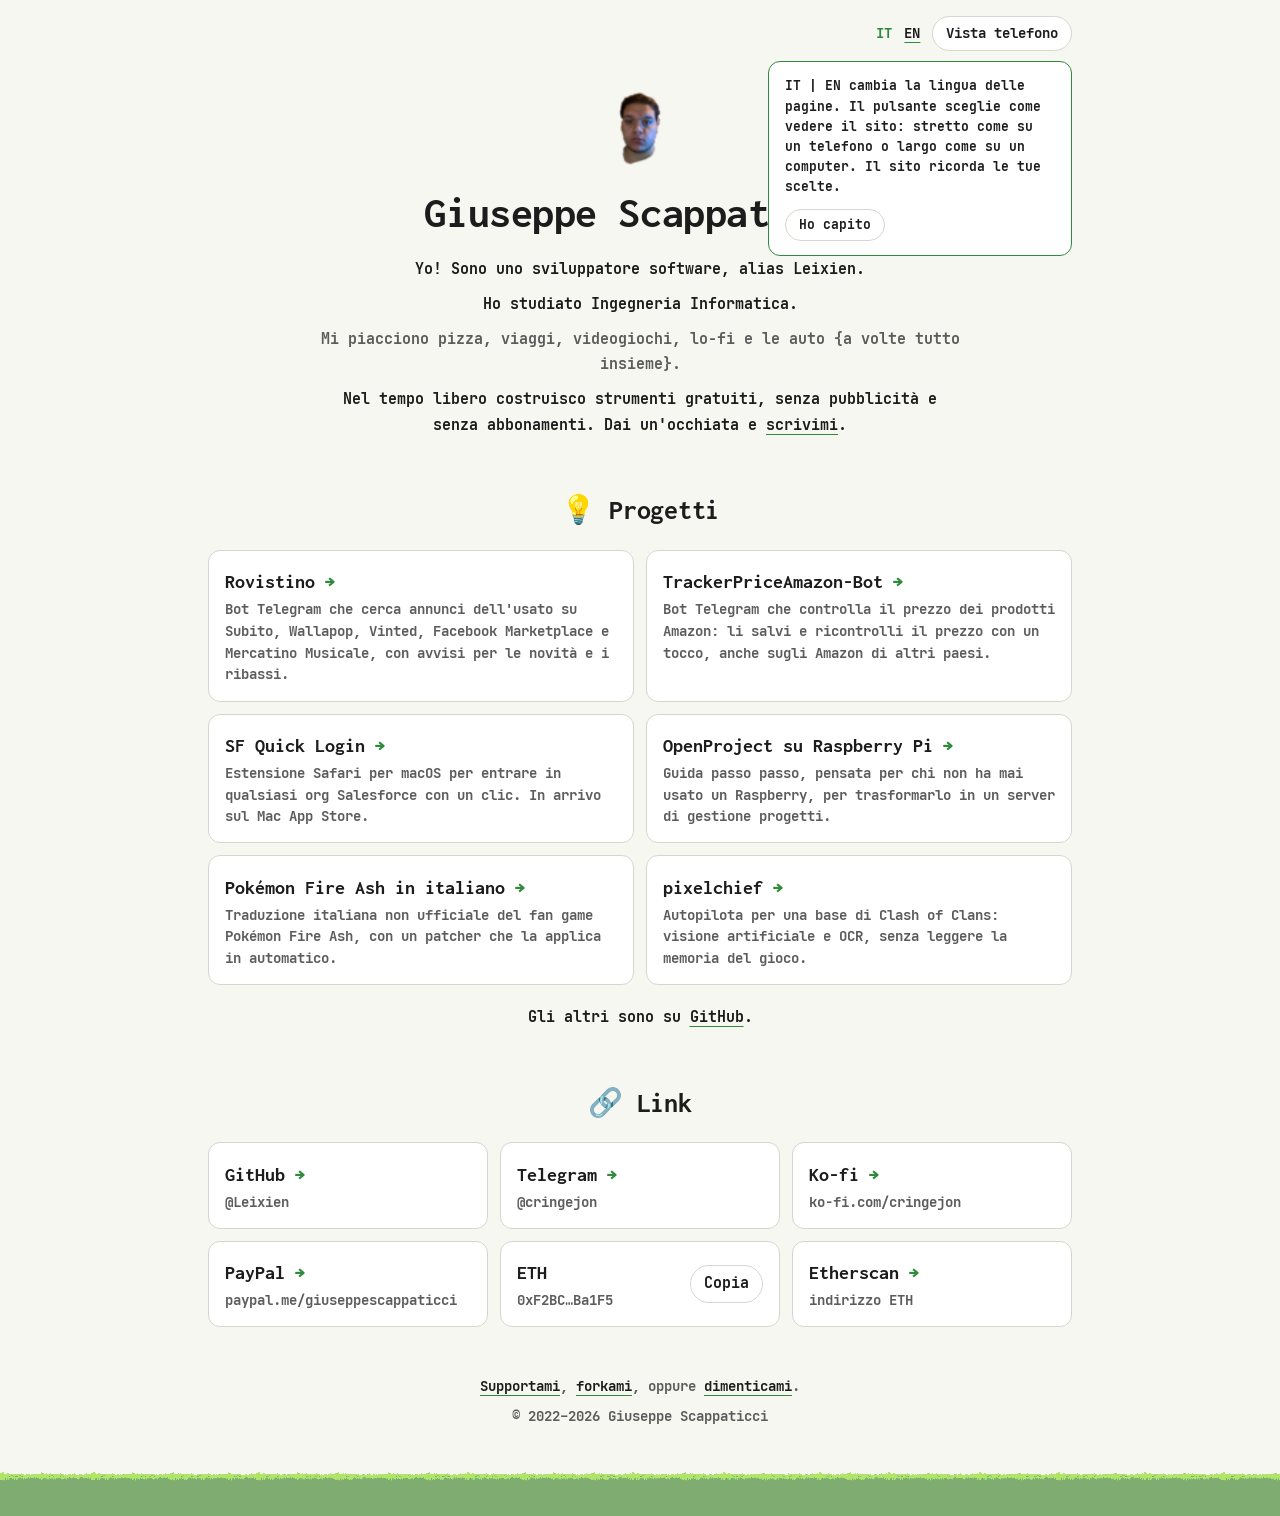
<file: index.html>
<!doctype html>
<html lang="it">
<head>
  <meta charset="utf-8">
  <meta name="viewport" content="width=device-width, initial-scale=1">
  <title>Giuseppe Scappaticci (Leixien) – Progetti</title>
  <meta name="description" content="Giuseppe Scappaticci, alias Leixien: sviluppatore software. Strumenti gratuiti come Rovistino, bot Telegram, estensioni Safari, guide e traduzioni.">
  <meta name="robots" content="index, follow">
  <link rel="canonical" href="https://leixien.github.io/">
  <link rel="alternate" hreflang="it" href="https://leixien.github.io/">
  <link rel="alternate" hreflang="en" href="https://leixien.github.io/en/">
  <link rel="alternate" hreflang="x-default" href="https://leixien.github.io/">
  <meta property="og:title" content="Giuseppe Scappaticci (Leixien) – Progetti">
  <meta property="og:description" content="Sviluppatore software. Strumenti gratuiti che risolvono piccoli problemi di tutti i giorni.">
  <meta property="og:url" content="https://leixien.github.io/">
  <meta property="og:type" content="website">
  <meta property="og:site_name" content="Leixien">
  <meta property="og:locale" content="it_IT">
  <meta property="og:image" content="https://leixien.github.io/img/og.png">
  <meta property="og:image:width" content="1200">
  <meta property="og:image:height" content="630">
  <meta name="twitter:card" content="summary_large_image">
  <meta name="theme-color" content="#181818" media="(prefers-color-scheme: dark)">
  <meta name="theme-color" content="#f7f7f2" media="(prefers-color-scheme: light)">
  <link rel="icon" href="/favicon.ico" sizes="any">
  <link rel="icon" type="image/png" sizes="48x48" href="/favicon-48.png">
  <link rel="icon" type="image/png" sizes="96x96" href="/favicon-96.png">
  <link rel="icon" type="image/png" sizes="192x192" href="/favicon-192.png">
  <link rel="apple-touch-icon" href="/apple-touch-icon.png">
  <link rel="preload" href="/fonts/JetBrainsMono-Bold.ttf" as="font" type="font/ttf" crossorigin>
  <link rel="stylesheet" href="/style.css">
  <script src="/site.js"></script>
  <script type="application/ld+json">
  {
    "@context": "https://schema.org",
    "@graph": [
      { "@type": "WebSite", "name": "Leixien", "url": "https://leixien.github.io/", "inLanguage": ["it", "en"] },
      {
        "@type": "Person",
        "name": "Giuseppe Scappaticci",
        "alternateName": "Leixien",
        "jobTitle": "Sviluppatore software",
        "url": "https://leixien.github.io/",
        "sameAs": ["https://github.com/Leixien", "https://t.me/cringejon", "https://ko-fi.com/cringejon"]
      }
    ]
  }
  </script>
</head>
<body>
  <nav class="bar" aria-label="Lingua">
    <a href="/" aria-current="page" hreflang="it" lang="it">IT</a>
    <a href="/en/" hreflang="en" lang="en">EN</a>
  </nav>

  <main>
    <a class="head" href="/" aria-label="Home"><img src="/img/beppe.png" alt="Giuseppe" width="50"></a>
    <h1>Giuseppe Scappaticci</h1>

    <div class="intro">
      <p>Yo! Sono uno sviluppatore software, alias <b>Leixien</b>.</p>
      <p>Ho studiato Ingegneria Informatica.</p>
      <p class="muted">Mi piacciono pizza, viaggi, videogiochi, lo-fi e le auto {a volte tutto insieme}.</p>
      <p>Nel tempo libero costruisco strumenti gratuiti, senza pubblicità e senza abbonamenti. Dai un'occhiata e <a href="#link">scrivimi</a>.</p>
    </div>

    <h2 id="progetti">💡 Progetti</h2>
    <ul class="projects">
      <li><a href="/Rovistino/"><b>Rovistino</b><span>Bot Telegram che cerca annunci dell'usato su Subito, Wallapop, Vinted, Facebook Marketplace e Mercatino Musicale, con avvisi per le novità e i ribassi.</span></a></li>
      <li><a href="https://github.com/Leixien/TrackerPriceAmazon-Bot"><b>TrackerPriceAmazon-Bot</b><span>Bot Telegram che controlla il prezzo dei prodotti Amazon: li salvi e ricontrolli il prezzo con un tocco, anche sugli Amazon di altri paesi.</span></a></li>
      <li><a href="/SF-Quick-Login-Safari-Extension/"><b>SF Quick Login</b><span>Estensione Safari per macOS per entrare in qualsiasi org Salesforce con un clic. In arrivo sul Mac App Store.</span></a></li>
      <li><a href="https://github.com/Leixien/raspberry-openproject-guide"><b>OpenProject su Raspberry Pi</b><span>Guida passo passo, pensata per chi non ha mai usato un Raspberry, per trasformarlo in un server di gestione progetti.</span></a></li>
      <li><a href="https://github.com/Leixien/PokemonFireAsh-ITA"><b>Pokémon Fire Ash in italiano</b><span>Traduzione italiana non ufficiale del fan game Pokémon Fire Ash, con un patcher che la applica in automatico.</span></a></li>
      <li><a href="https://github.com/Leixien/pixelchief"><b>pixelchief</b><span>Autopilota per una base di Clash of Clans: visione artificiale e OCR, senza leggere la memoria del gioco.</span></a></li>
    </ul>
    <p class="intro muted">Gli altri sono su <a href="https://github.com/Leixien">GitHub</a>.</p>

    <h2 id="link">🔗 Link</h2>
    <ul class="links">
      <li><a href="https://github.com/Leixien"><b>GitHub</b><span>@Leixien</span></a></li>
      <li><a href="https://t.me/cringejon"><b>Telegram</b><span>@cringejon</span></a></li>
      <li><a href="https://ko-fi.com/cringejon"><b>Ko-fi</b><span>ko-fi.com/cringejon</span></a></li>
      <li><a href="https://paypal.me/giuseppescappaticci"><b>PayPal</b><span>paypal.me/giuseppescappaticci</span></a></li>
      <li><div class="eth"><div><b>ETH</b><span title="0xF2BC8657252FF64D24CaC80B8195d411627Ba1F5">0xF2BC…Ba1F5</span></div><button type="button" class="copy" data-copy="0xF2BC8657252FF64D24CaC80B8195d411627Ba1F5">Copia</button></div></li>
      <li><a href="https://etherscan.io/address/0xF2BC8657252FF64D24CaC80B8195d411627Ba1F5"><b>Etherscan</b><span>indirizzo ETH</span></a></li>
    </ul>
  </main>

  <footer>
    <p class="main"><a href="https://ko-fi.com/cringejon">Supportami</a>, <a href="https://github.com/Leixien">forkami</a>, oppure <a href="/forget.html">dimenticami</a>.</p>
    <p>© 2022–2026 Giuseppe Scappaticci</p>
  </footer>
  <div class="grass" aria-hidden="true"></div>
</body>
</html>
</file>
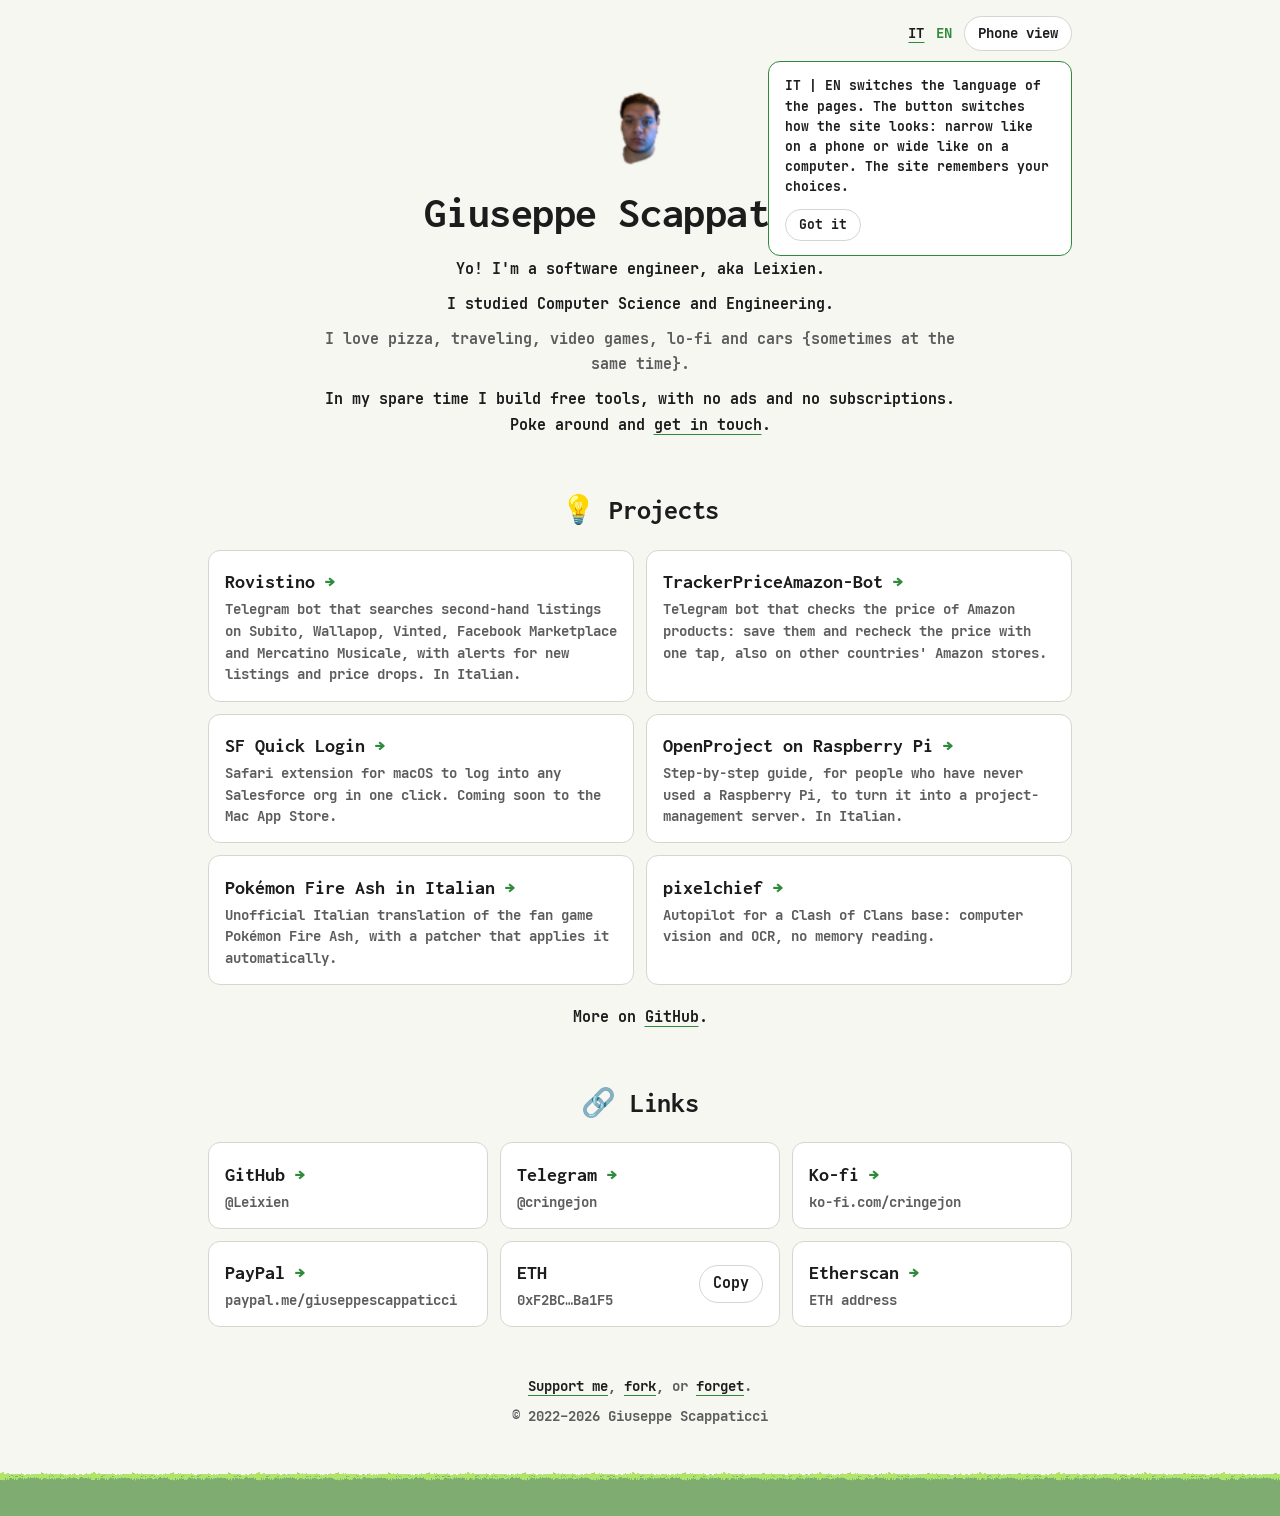
<file: en/index.html>
<!doctype html>
<html lang="en">
<head>
  <meta charset="utf-8">
  <meta name="viewport" content="width=device-width, initial-scale=1">
  <title>Giuseppe Scappaticci (Leixien) – Projects</title>
  <meta name="description" content="Giuseppe Scappaticci, aka Leixien: software engineer. Free tools like Rovistino, Telegram bots, Safari extensions, guides and translations.">
  <meta name="robots" content="index, follow">
  <link rel="canonical" href="https://leixien.github.io/en/">
  <link rel="alternate" hreflang="it" href="https://leixien.github.io/">
  <link rel="alternate" hreflang="en" href="https://leixien.github.io/en/">
  <link rel="alternate" hreflang="x-default" href="https://leixien.github.io/">
  <meta property="og:title" content="Giuseppe Scappaticci (Leixien) – Projects">
  <meta property="og:description" content="Software engineer. Free tools that solve small everyday problems.">
  <meta property="og:url" content="https://leixien.github.io/en/">
  <meta property="og:type" content="website">
  <meta property="og:site_name" content="Leixien">
  <meta property="og:locale" content="en_US">
  <meta property="og:image" content="https://leixien.github.io/img/og.png">
  <meta property="og:image:width" content="1200">
  <meta property="og:image:height" content="630">
  <meta name="twitter:card" content="summary_large_image">
  <meta name="theme-color" content="#181818" media="(prefers-color-scheme: dark)">
  <meta name="theme-color" content="#f7f7f2" media="(prefers-color-scheme: light)">
  <link rel="icon" href="/favicon.ico" sizes="any">
  <link rel="icon" type="image/png" sizes="48x48" href="/favicon-48.png">
  <link rel="icon" type="image/png" sizes="96x96" href="/favicon-96.png">
  <link rel="icon" type="image/png" sizes="192x192" href="/favicon-192.png">
  <link rel="apple-touch-icon" href="/apple-touch-icon.png">
  <link rel="preload" href="/fonts/JetBrainsMono-Bold.ttf" as="font" type="font/ttf" crossorigin>
  <link rel="stylesheet" href="/style.css">
  <script src="/site.js"></script>
</head>
<body>
  <nav class="bar" aria-label="Language">
    <a href="/" hreflang="it" lang="it">IT</a>
    <a href="/en/" aria-current="page" hreflang="en" lang="en">EN</a>
  </nav>

  <main>
    <a class="head" href="/en/" aria-label="Home"><img src="/img/beppe.png" alt="Giuseppe" width="50"></a>
    <h1>Giuseppe Scappaticci</h1>

    <div class="intro">
      <p>Yo! I'm a software engineer, aka <b>Leixien</b>.</p>
      <p>I studied Computer Science and Engineering.</p>
      <p class="muted">I love pizza, traveling, video games, lo-fi and cars {sometimes at the same time}.</p>
      <p>In my spare time I build free tools, with no ads and no subscriptions. Poke around and <a href="#links">get in touch</a>.</p>
    </div>

    <h2 id="projects">💡 Projects</h2>
    <ul class="projects">
      <li><a href="/Rovistino/"><b>Rovistino</b><span>Telegram bot that searches second-hand listings on Subito, Wallapop, Vinted, Facebook Marketplace and Mercatino Musicale, with alerts for new listings and price drops. In Italian.</span></a></li>
      <li><a href="https://github.com/Leixien/TrackerPriceAmazon-Bot"><b>TrackerPriceAmazon-Bot</b><span>Telegram bot that checks the price of Amazon products: save them and recheck the price with one tap, also on other countries' Amazon stores.</span></a></li>
      <li><a href="/SF-Quick-Login-Safari-Extension/"><b>SF Quick Login</b><span>Safari extension for macOS to log into any Salesforce org in one click. Coming soon to the Mac App Store.</span></a></li>
      <li><a href="https://github.com/Leixien/raspberry-openproject-guide"><b>OpenProject on Raspberry Pi</b><span>Step-by-step guide, for people who have never used a Raspberry Pi, to turn it into a project-management server. In Italian.</span></a></li>
      <li><a href="https://github.com/Leixien/PokemonFireAsh-ITA"><b>Pokémon Fire Ash in Italian</b><span>Unofficial Italian translation of the fan game Pokémon Fire Ash, with a patcher that applies it automatically.</span></a></li>
      <li><a href="https://github.com/Leixien/pixelchief"><b>pixelchief</b><span>Autopilot for a Clash of Clans base: computer vision and OCR, no memory reading.</span></a></li>
    </ul>
    <p class="intro muted">More on <a href="https://github.com/Leixien">GitHub</a>.</p>

    <h2 id="links">🔗 Links</h2>
    <ul class="links">
      <li><a href="https://github.com/Leixien"><b>GitHub</b><span>@Leixien</span></a></li>
      <li><a href="https://t.me/cringejon"><b>Telegram</b><span>@cringejon</span></a></li>
      <li><a href="https://ko-fi.com/cringejon"><b>Ko-fi</b><span>ko-fi.com/cringejon</span></a></li>
      <li><a href="https://paypal.me/giuseppescappaticci"><b>PayPal</b><span>paypal.me/giuseppescappaticci</span></a></li>
      <li><div class="eth"><div><b>ETH</b><span title="0xF2BC8657252FF64D24CaC80B8195d411627Ba1F5">0xF2BC…Ba1F5</span></div><button type="button" class="copy" data-copy="0xF2BC8657252FF64D24CaC80B8195d411627Ba1F5">Copy</button></div></li>
      <li><a href="https://etherscan.io/address/0xF2BC8657252FF64D24CaC80B8195d411627Ba1F5"><b>Etherscan</b><span>ETH address</span></a></li>
    </ul>
  </main>

  <footer>
    <p class="main"><a href="https://ko-fi.com/cringejon">Support me</a>, <a href="https://github.com/Leixien">fork</a>, or <a href="/en/forget.html">forget</a>.</p>
    <p>© 2022–2026 Giuseppe Scappaticci</p>
  </footer>
  <div class="grass" aria-hidden="true"></div>
</body>
</html>
</file>
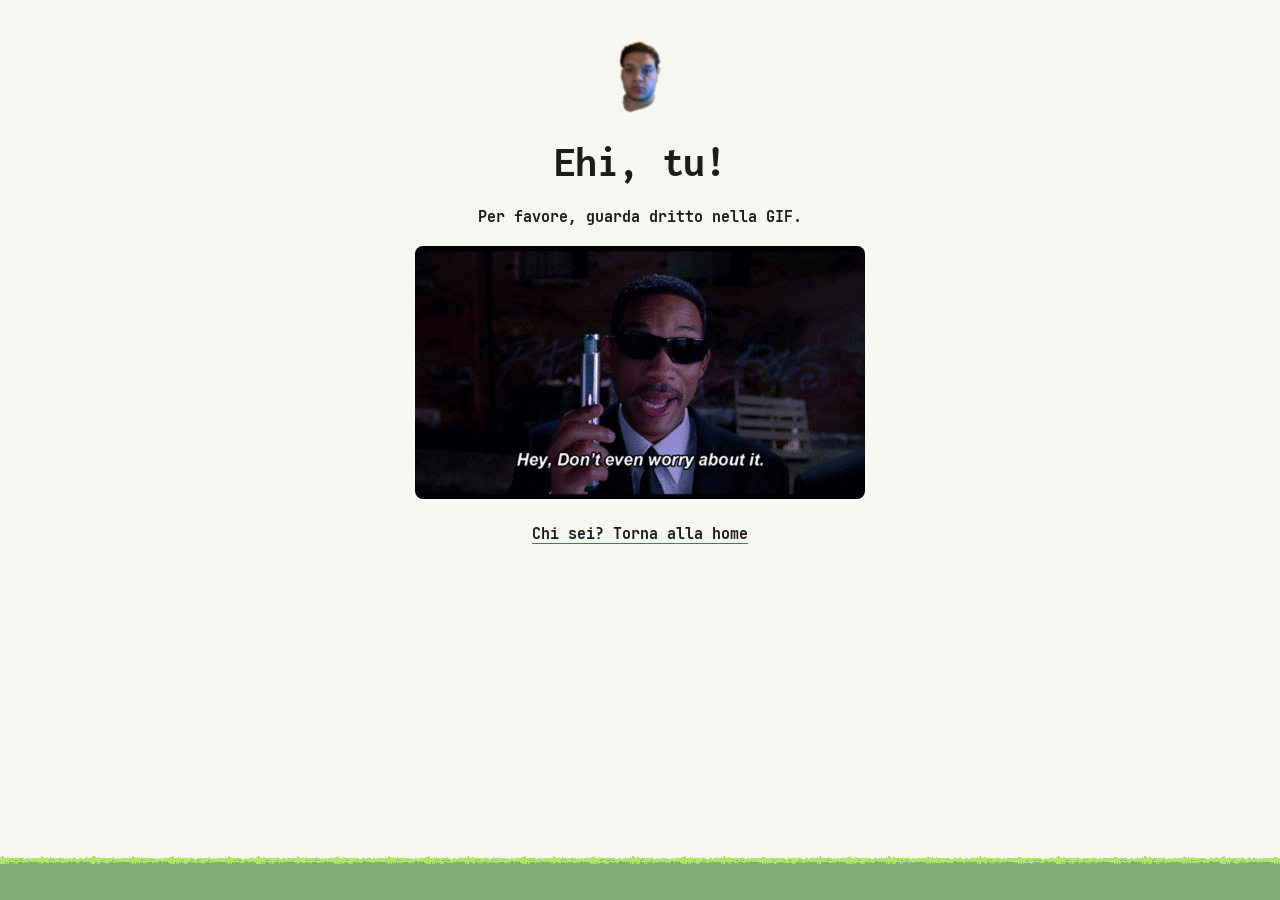
<file: forget.html>
<!doctype html>
<html lang="it">
<head>
  <meta charset="utf-8">
  <meta name="viewport" content="width=device-width, initial-scale=1">
  <title>Dimenticami</title>
  <meta name="robots" content="noindex">
  <link rel="icon" href="/favicon.ico" sizes="any">
  <link rel="icon" type="image/png" sizes="96x96" href="/favicon-96.png">
  <link rel="stylesheet" href="/style.css">
</head>
<body>
  <main class="forget">
    <a class="head" href="/" aria-label="Home"><img src="/img/beppe.png" alt="Giuseppe" width="50"></a>
    <h1>Ehi, tu!</h1>
    <p><b>Per favore</b>, guarda dritto nella GIF.</p>
    <img src="/img/forget.gif" alt="" width="450" height="253">
    <p><a href="/">Chi sei? Torna alla home</a></p>
  </main>
  <div class="grass" aria-hidden="true"></div>
</body>
</html>
</file>
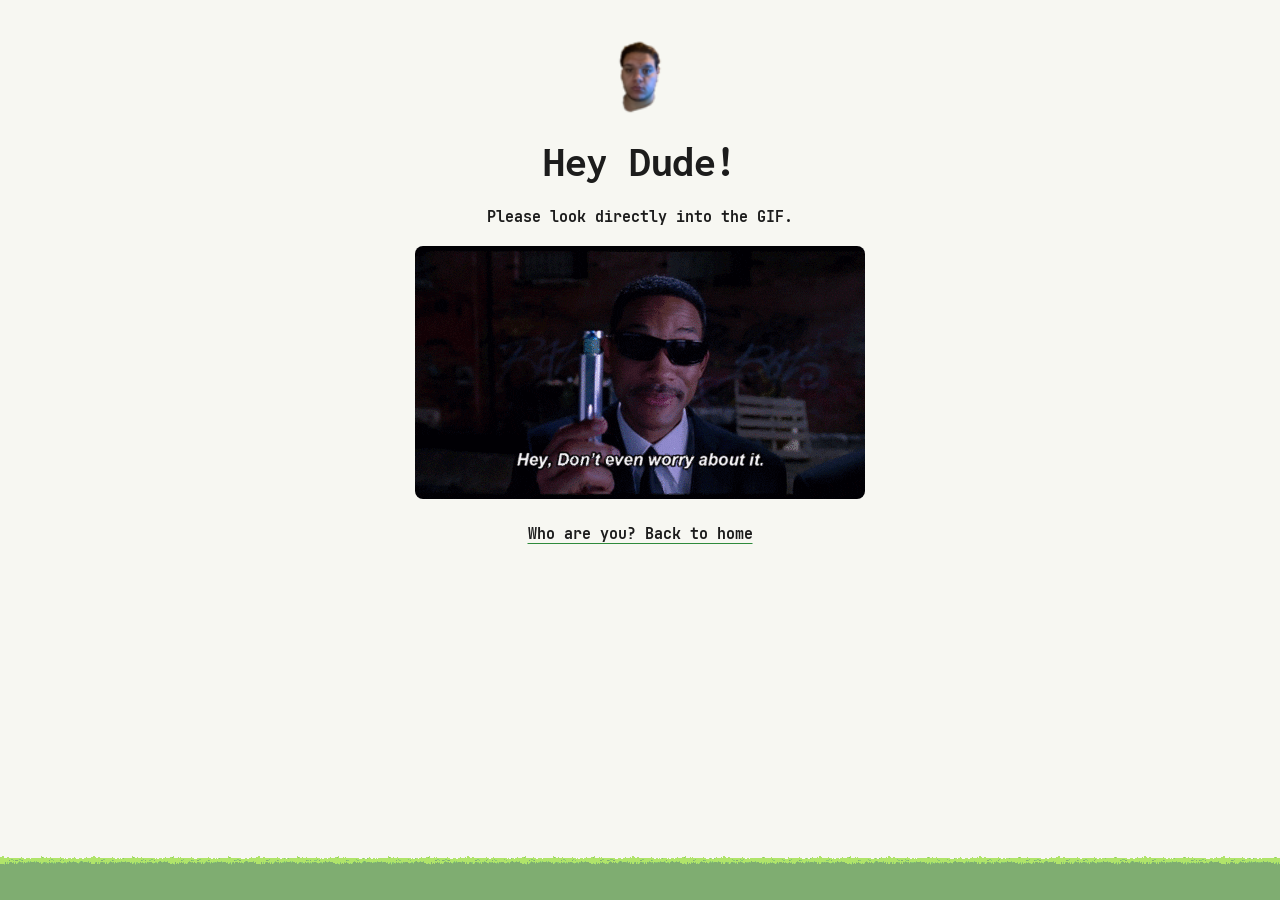
<file: en/forget.html>
<!doctype html>
<html lang="en">
<head>
  <meta charset="utf-8">
  <meta name="viewport" content="width=device-width, initial-scale=1">
  <title>Forget</title>
  <meta name="robots" content="noindex">
  <link rel="icon" href="/favicon.ico" sizes="any">
  <link rel="icon" type="image/png" sizes="96x96" href="/favicon-96.png">
  <link rel="stylesheet" href="/style.css">
</head>
<body>
  <main class="forget">
    <a class="head" href="/en/" aria-label="Home"><img src="/img/beppe.png" alt="Giuseppe" width="50"></a>
    <h1>Hey Dude!</h1>
    <p><b>Please</b> look directly into the GIF.</p>
    <img src="/img/forget.gif" alt="" width="450" height="253">
    <p><a href="/en/">Who are you? Back to home</a></p>
  </main>
  <div class="grass" aria-hidden="true"></div>
</body>
</html>
</file>
<file: style.css>
@font-face {
  font-family: "JetBrains Mono";
  src: url("/fonts/JetBrainsMono-Bold.ttf") format("truetype");
  font-weight: 700;
  font-display: swap;
}
@font-face {
  font-family: "Inconsolata";
  src: url("/fonts/Inconsolata.ttf") format("truetype");
  font-display: swap;
}

/* Dark by default, as the first version of the site; light if the device asks for it. */
:root {
  --bg: #181818;
  --ink: #f5f5f5;
  --muted: #a8a8a8;
  --line: #333333;
  --card: #222222;
  --accent: #7fd08a;
  --focus: #9ecbff;
}
@media (prefers-color-scheme: light) {
  :root {
    --bg: #f7f7f2;
    --ink: #1c1c1c;
    --muted: #5c5c5c;
    --line: #d6d6cf;
    --card: #ffffff;
    --accent: #2f8a3c;
    --focus: #1f6fd1;
  }
}

* { box-sizing: border-box; }

body {
  margin: 0;
  min-height: 100dvh;
  display: flex;
  flex-direction: column;
  background: var(--bg);
  color: var(--ink);
  font: 700 0.9375rem/1.7 "JetBrains Mono", ui-monospace, monospace;
  /* layout follows the body width, so the phone/desktop switch can narrow it */
  container-type: inline-size;
}

/* forced phone view on a wide screen */
html[data-view="mobile"] { background: var(--line); }
html[data-view="mobile"] body { max-width: 26rem; margin: 0 auto; }

a { color: inherit; text-decoration-color: var(--accent); text-underline-offset: 0.25em; }
a:hover { color: var(--accent); }
:focus-visible { outline: 3px solid var(--focus); outline-offset: 3px; }

/* top bar: language, view switch and its one-time tip */
.bar { position: relative; display: flex; justify-content: flex-end; align-items: center; gap: 0.75rem; max-width: 56rem; width: 100%; margin: 0 auto; padding: 1rem 1rem 0; font-size: 0.875rem; }
.bar [aria-current] { color: var(--accent); text-decoration: none; }
.view-switch, .tip button, .copy {
  font: inherit;
  color: var(--ink);
  background: var(--card);
  border: 1px solid var(--line);
  border-radius: 999px;
  padding: 0.3rem 0.8rem;
  cursor: pointer;
  white-space: nowrap;
}
.view-switch:hover, .copy:hover { border-color: var(--accent); }
.tip {
  position: absolute;
  top: calc(100% + 0.6rem);
  right: 1rem;
  z-index: 1;
  width: min(19rem, calc(100cqi - 2rem));
  background: var(--card);
  border: 1px solid var(--accent);
  border-radius: 0.75rem;
  padding: 0.9rem 1rem;
  font-size: 0.8125rem;
  line-height: 1.55;
  text-align: left;
}
.tip p { margin: 0 0 0.75rem; }

main { flex: 1; width: 100%; max-width: 56rem; margin: 0 auto; padding: 1.5rem 1rem 2rem; text-align: center; }
.intro { max-width: 40rem; margin: 0 auto; }

/* The head that spins, from the first version. */
.head { display: inline-block; margin-top: 1rem; }
.head img { display: block; width: 50px; height: auto; transition: transform 0.8s; }
.head:hover img, .head:focus-visible img, .head:active img { transform: rotate(360deg); }
@media (prefers-reduced-motion: reduce) { .head img { transition: none; } }

h1, h2 { font-family: "Inconsolata", ui-monospace, monospace; font-weight: 700; letter-spacing: -0.01em; }
h1 { font-size: clamp(2rem, 8cqi, 2.75rem); line-height: 1.1; margin: 0.75rem 0 1.25rem; }
h2 { font-size: 1.75rem; margin: 3rem 0 1rem; }
.intro p { margin: 0 0 0.6rem; }
.intro .muted { color: var(--muted); }
.projects + .intro { margin-top: 1.25rem; }

/* projects and links share the card look: one column on phones, more on wide screens */
.projects, .links { list-style: none; margin: 0 auto; padding: 0; display: grid; gap: 0.75rem; text-align: left; }
@container (min-width: 44rem) {
  .projects { grid-template-columns: 1fr 1fr; }
  .projects li:last-child:nth-child(odd) { grid-column: 1 / -1; }  /* no half-empty last row */
  .links { grid-template-columns: repeat(3, 1fr); }
}
.projects a, .links a, .links .eth { display: block; height: 100%; background: var(--card); border: 1px solid var(--line); border-radius: 0.75rem; padding: 0.9rem 1rem; text-decoration: none; }
.projects a:hover, .links a:hover { border-color: var(--accent); color: inherit; }
.projects b, .links b { display: block; font-family: "Inconsolata", ui-monospace, monospace; font-size: 1.25rem; }
.projects a b::after, .links a b::after { content: " →"; color: var(--accent); }
.projects span, .links span { display: block; color: var(--muted); font-size: 0.875rem; line-height: 1.55; }
.links .eth { display: flex; align-items: center; justify-content: space-between; gap: 0.5rem; }
.links .eth span { overflow: hidden; text-overflow: ellipsis; }

footer { text-align: center; padding: 1rem 1rem 0; font-size: 0.875rem; color: var(--muted); }
footer p { margin: 0 0 0.4rem; }
footer .main a { color: var(--ink); }

/* The pixel-art grass at the bottom, from the first version. */
.grass { height: 3.5rem; background: url("/img/grass.png") bottom center / auto 100% repeat-x; image-rendering: pixelated; margin-top: 1.5rem; }

.forget img { max-width: 100%; height: auto; border-radius: 0.5rem; }
</file>
